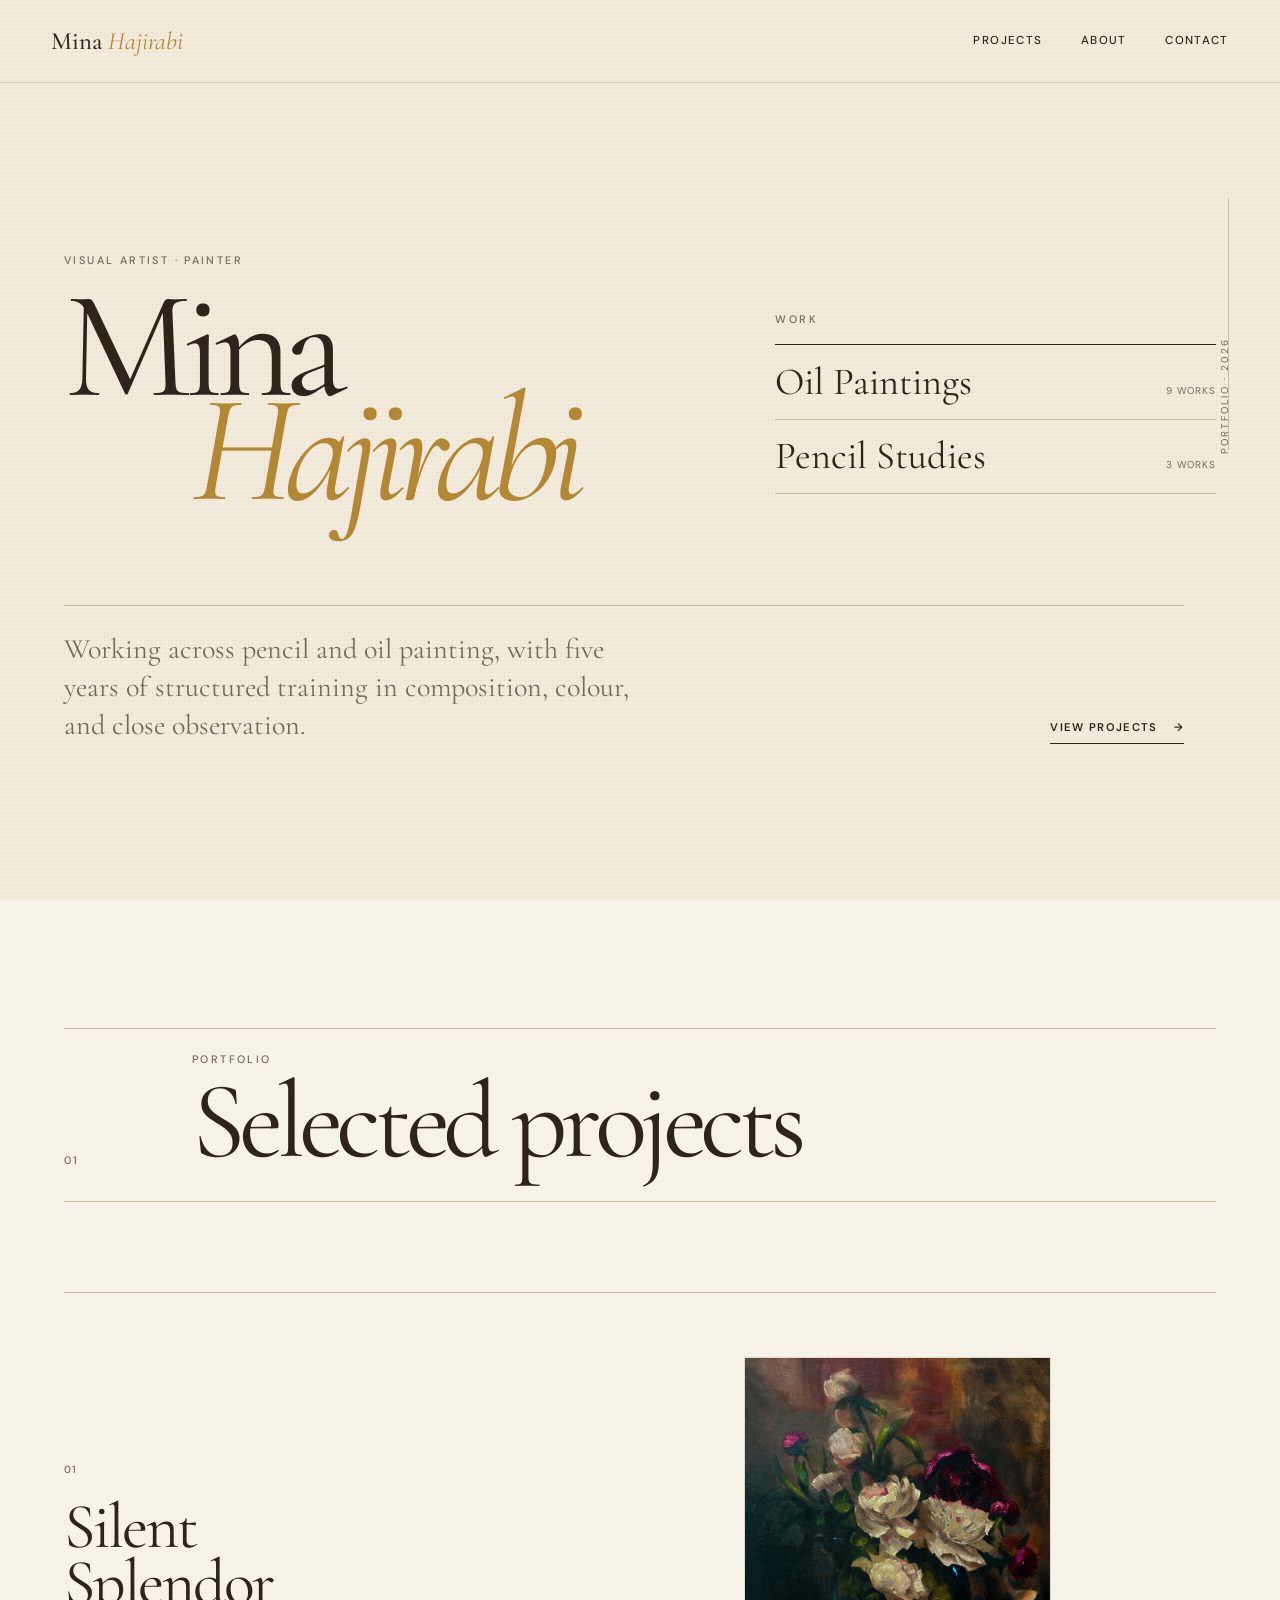
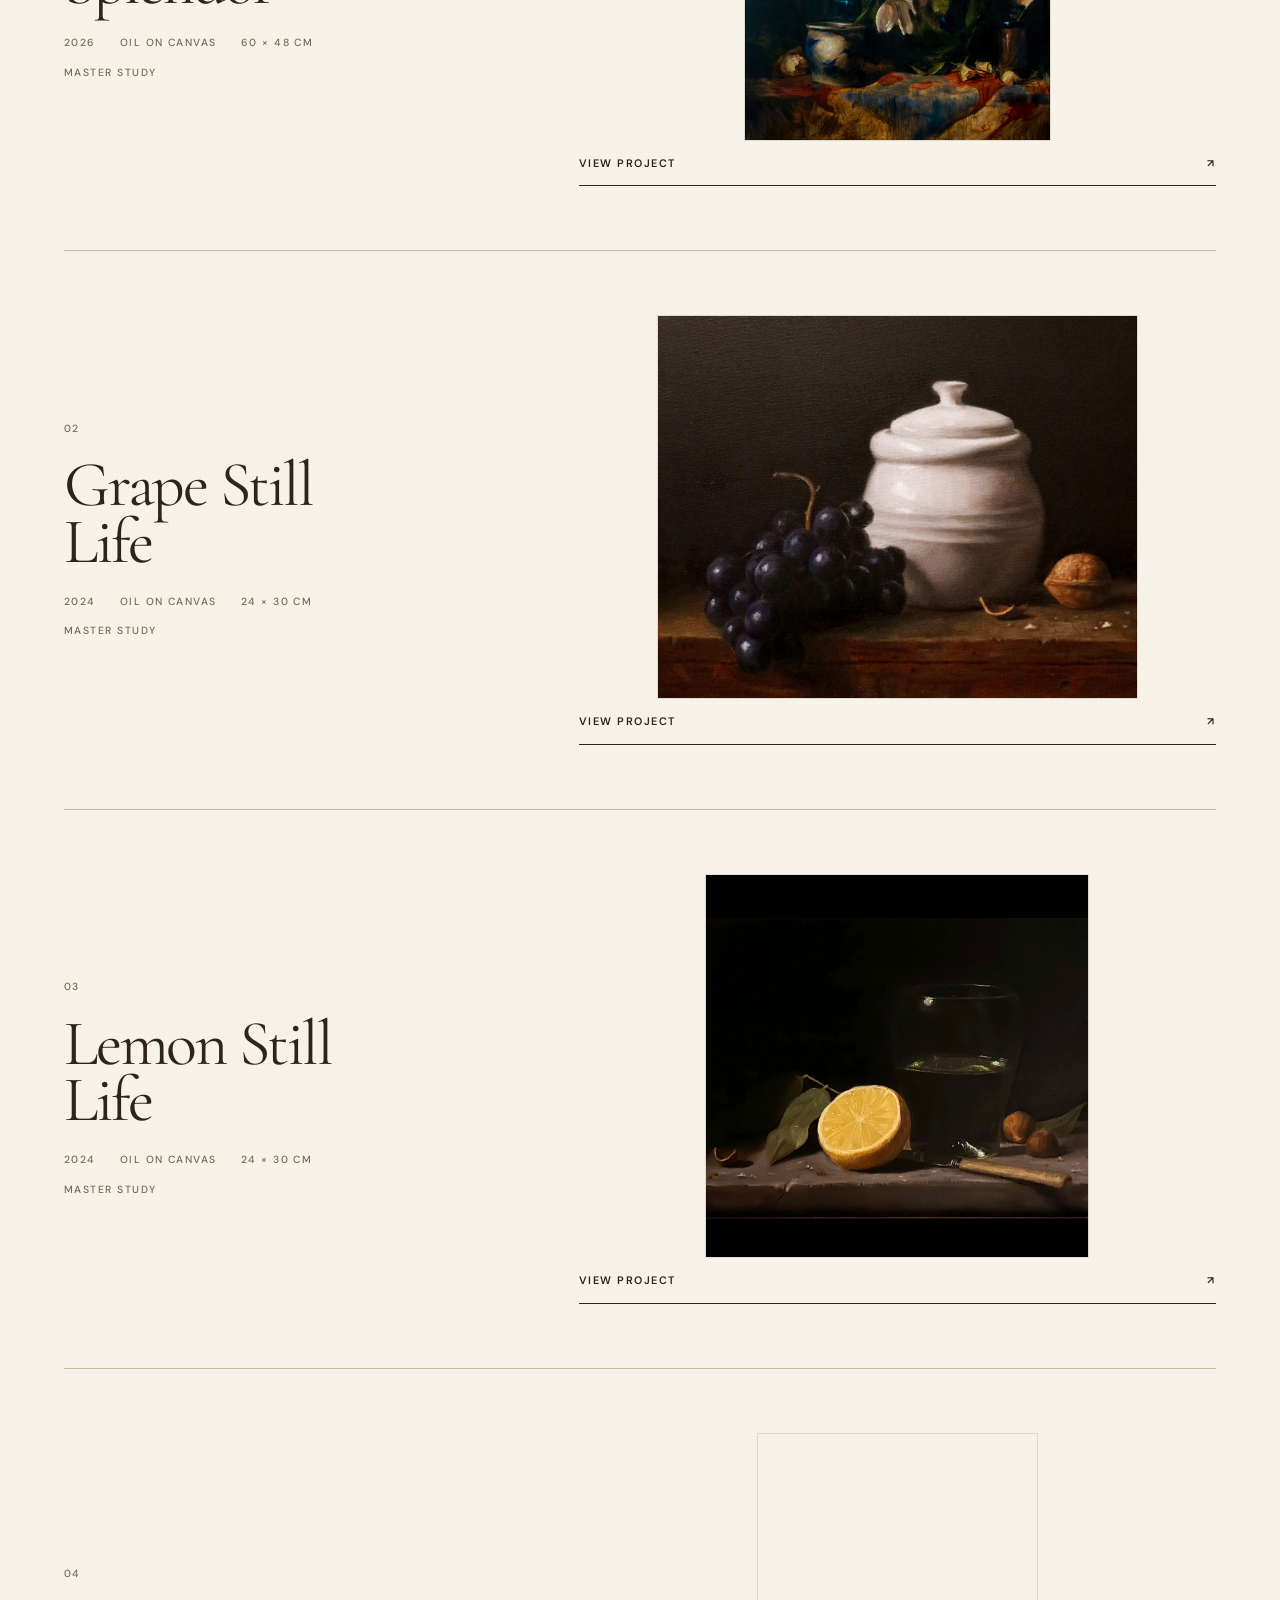
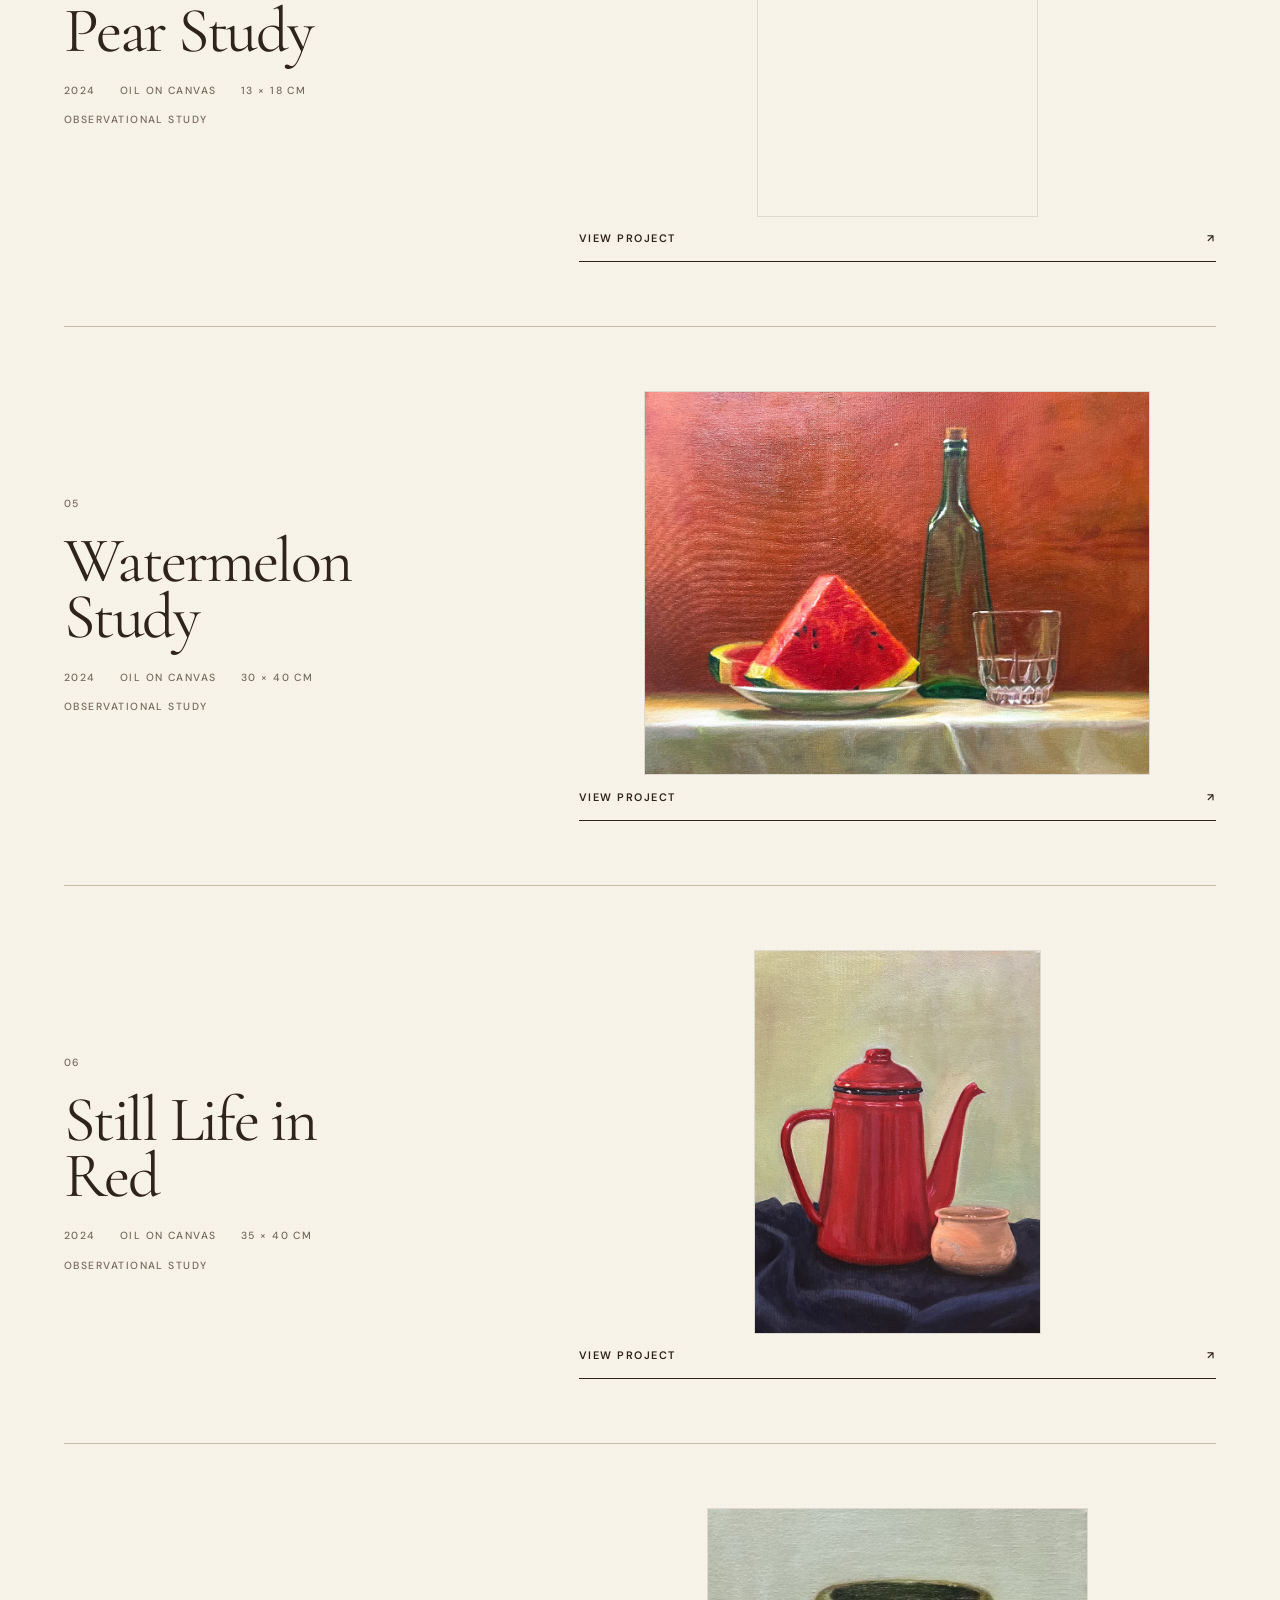
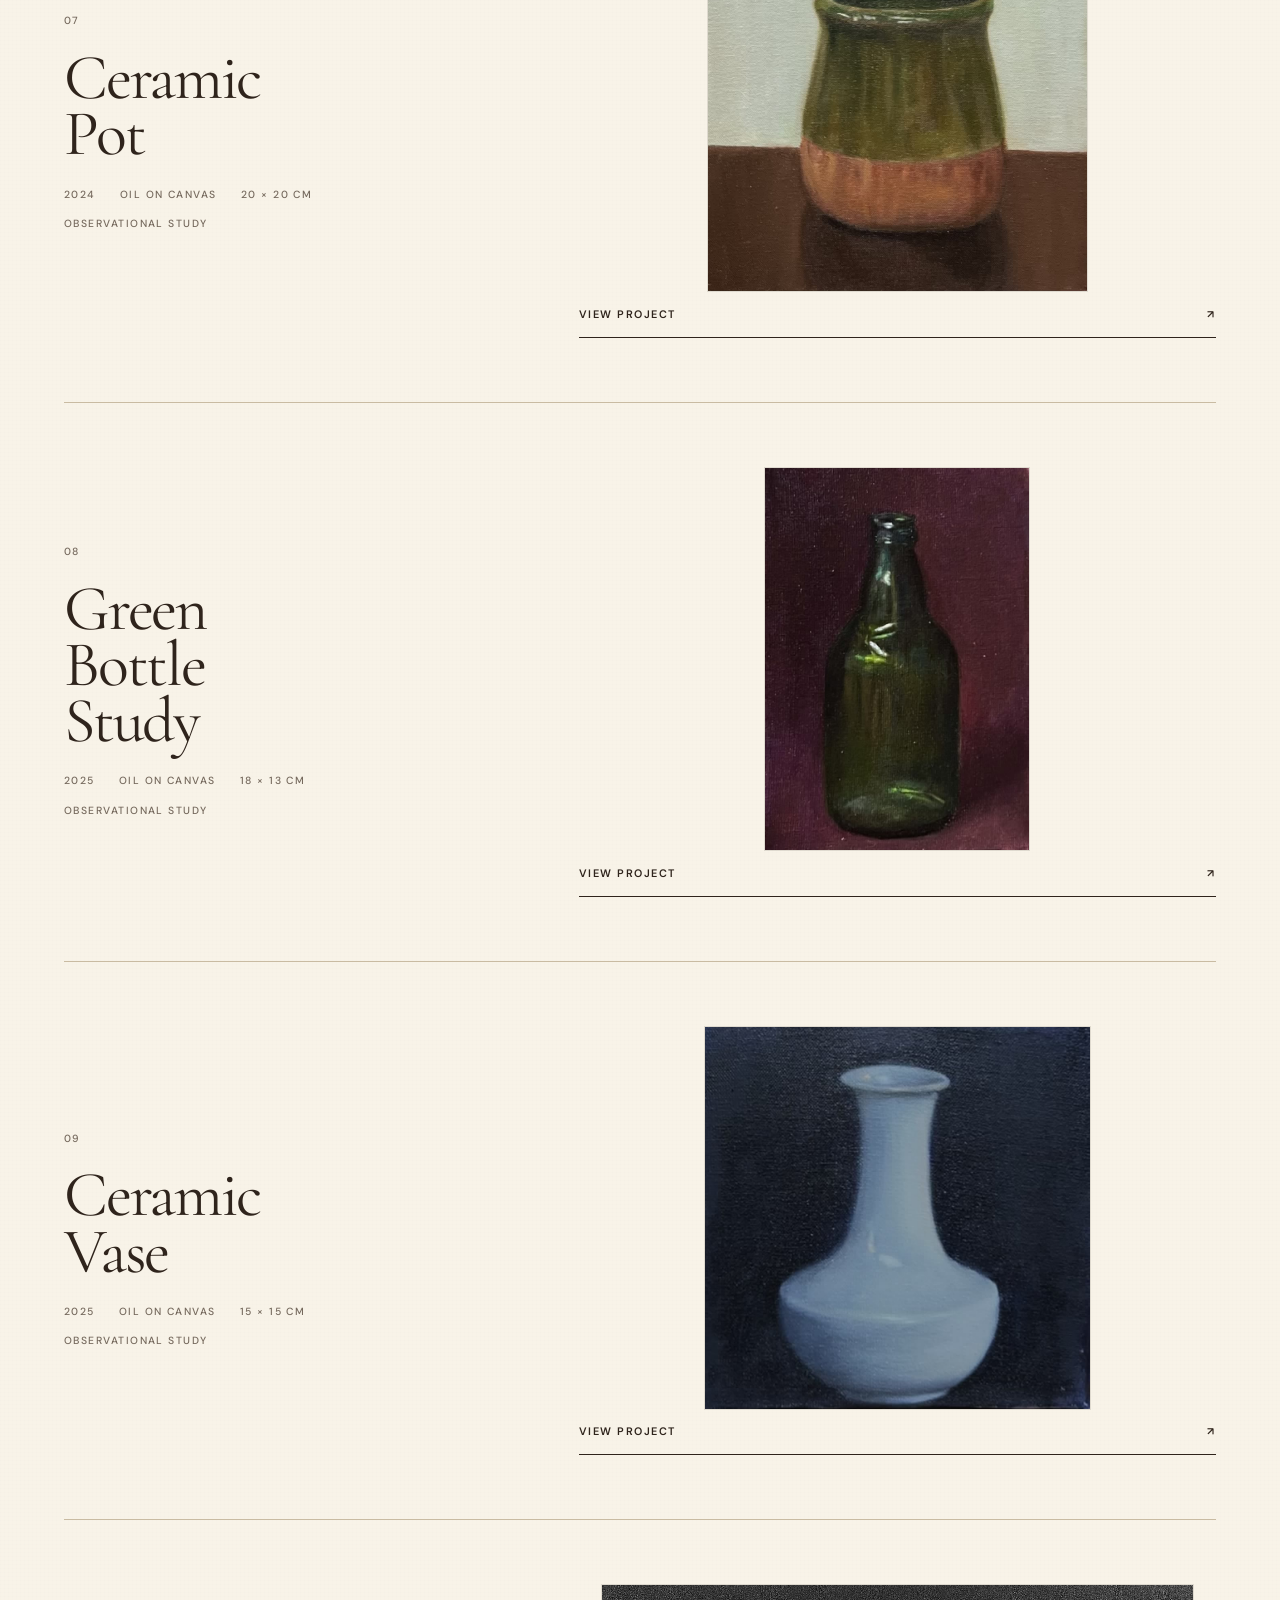
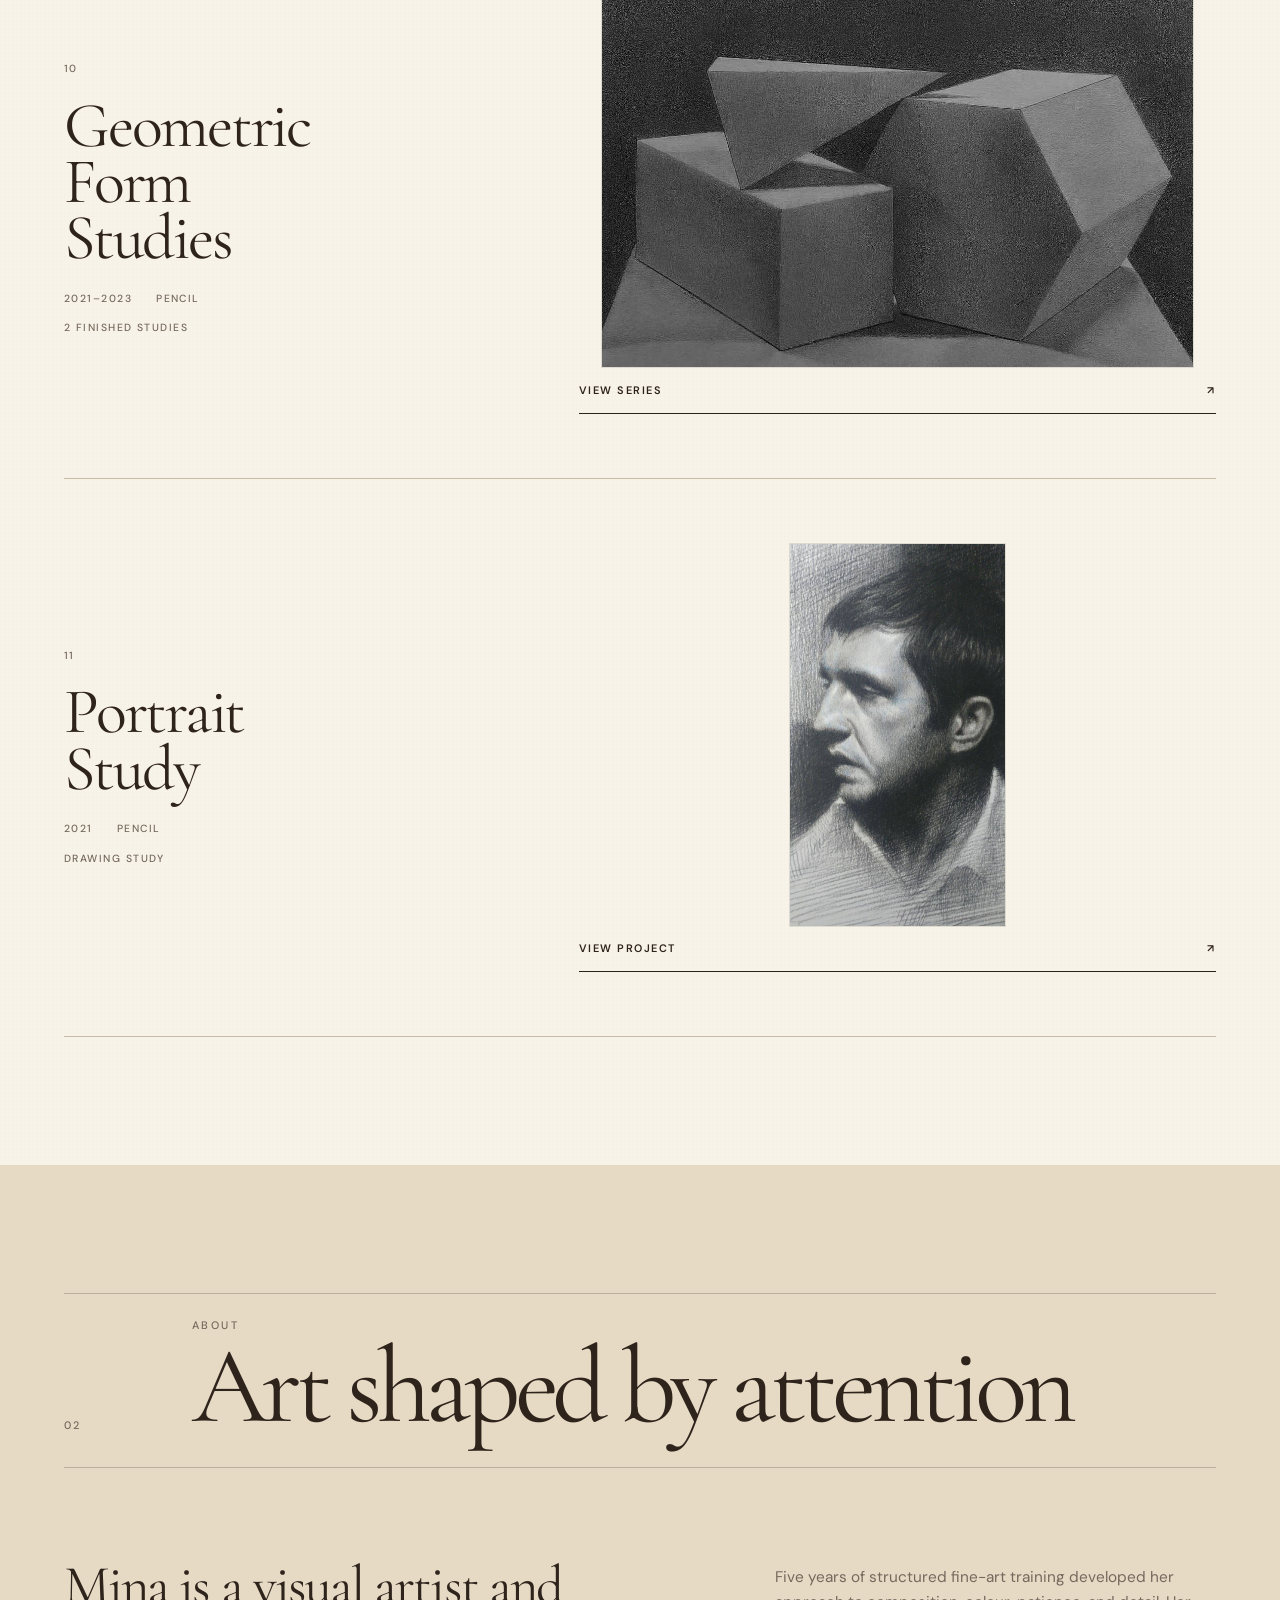
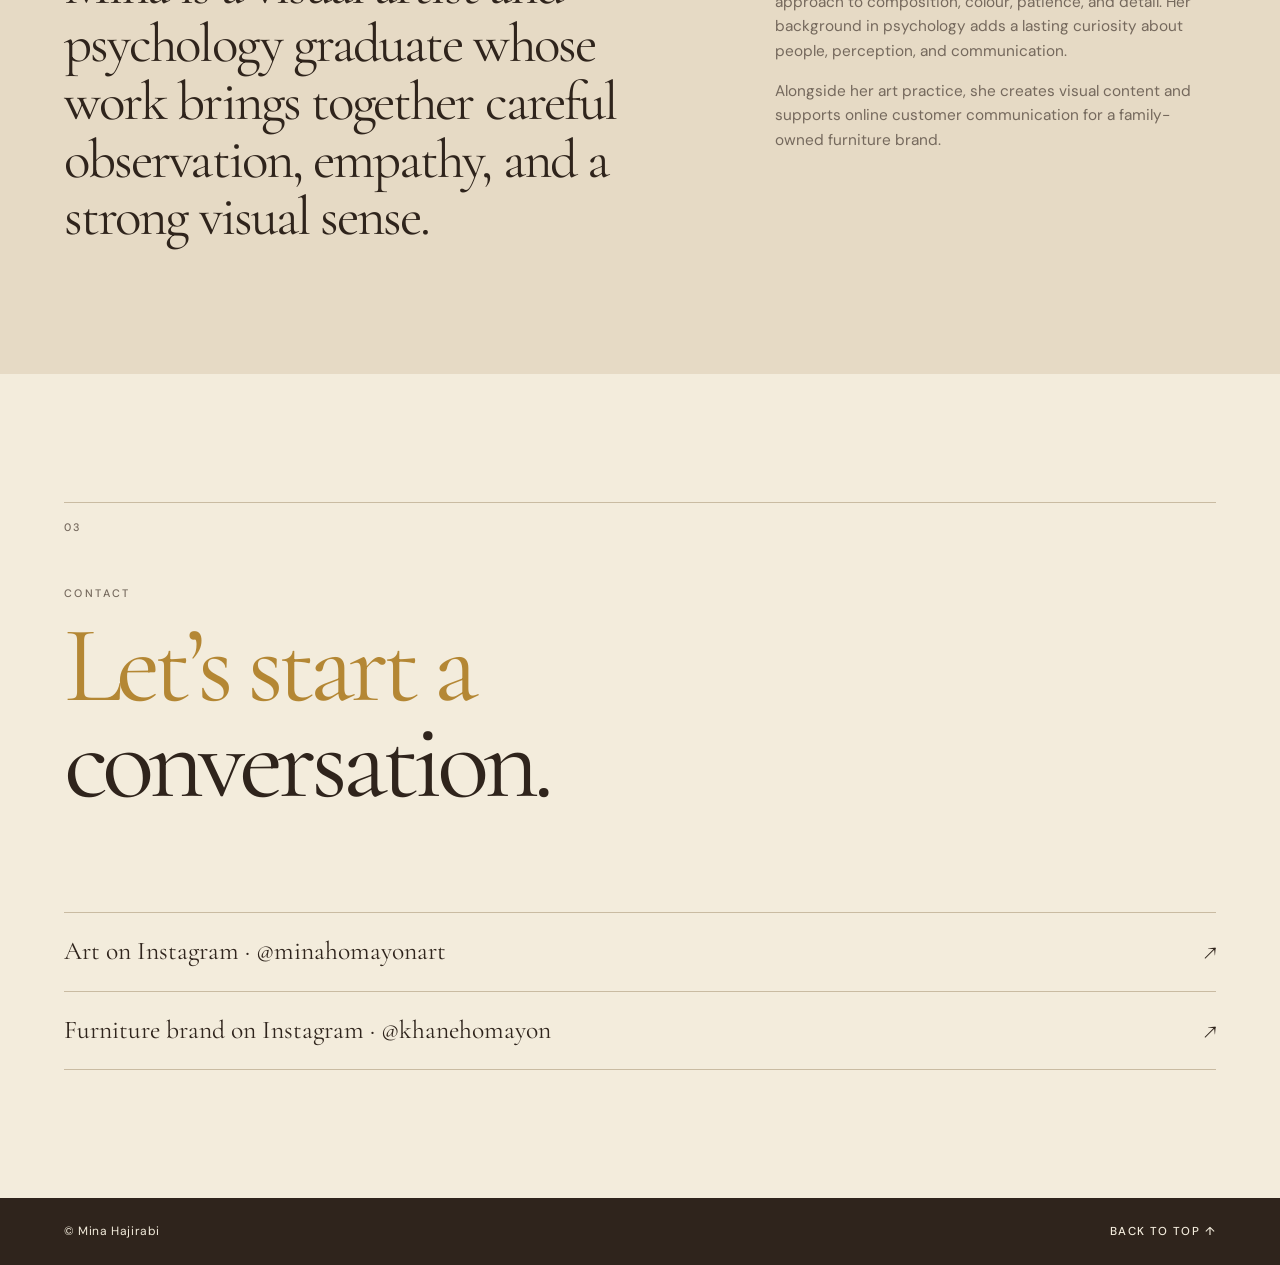
<file: index.html>
<!doctype html>
<html lang="en">
<head>
    <meta charset="utf-8">
    <meta name="viewport" content="width=device-width, initial-scale=1">
    <meta name="description" content="Selected oil paintings and pencil studies by visual artist Mina Hajirabi, created between 2021 and 2026.">
    <meta name="theme-color" content="#f3ecdc">
    <meta property="og:type" content="website">
    <meta property="og:title" content="Mina Hajirabi | Art Portfolio">
    <meta property="og:description" content="Selected oil paintings and pencil studies by Mina Hajirabi, created between 2021 and 2026.">
    <meta property="og:url" content="https://minahajirabi.github.io/">
    <meta property="og:image" content="https://minahajirabi.github.io/projects/silent-splendor-2026/final.jpg">
    <title>Mina Hajirabi | Art Portfolio</title>
    <link rel="canonical" href="https://minahajirabi.github.io/">
    <link rel="icon" href="favicon.svg" type="image/svg+xml">
    <link rel="stylesheet" href="styles.css?v=20260830-1">
</head>
<body>
    <a class="skip-link" href="#main-content">Skip to content</a>

    <header class="site-header">
        <a class="wordmark" href="#top" aria-label="Mina Hajirabi, home">Mina <em>Hajirabi</em></a>
        <nav aria-label="Primary navigation">
            <a href="projects/">Projects</a>
            <a href="#about">About</a>
            <a href="#contact">Contact</a>
        </nav>
    </header>

    <main id="main-content">
        <section class="hero" id="top" aria-labelledby="hero-title">
            <div class="hero-layout">
                <div class="hero-identity">
                    <p class="eyebrow">Visual artist · Painter</p>
                    <h1 id="hero-title"><span>Mina</span><em>Hajirabi</em></h1>
                </div>

                <div class="hero-directory" aria-label="Portfolio directory">
                    <p class="eyebrow">Work</p>
                    <a href="projects/#silent-splendor-2026">
                        <span>Oil Paintings</span>
                        <small>9 works</small>
                    </a>
                    <a href="projects/#geometric-form-studies-2021-2023">
                        <span>Pencil Studies</span>
                        <small>3 works</small>
                    </a>
                </div>
            </div>
            <div class="hero-footer">
                <p class="hero-intro">
                    Working across pencil and oil painting, with five years of
                    structured training in composition, colour, and close observation.
                </p>
                <a class="round-link" href="projects/" aria-label="View all projects">View projects <span aria-hidden="true">→</span></a>
            </div>
        </section>

        <section class="work section" id="work" aria-labelledby="work-title">
            <div class="section-heading">
                <p class="section-number">01</p>
                <div>
                    <p class="eyebrow">Portfolio</p>
                    <h2 id="work-title">Selected projects</h2>
                </div>
            </div>

            <div class="projects-list">
                <article class="project" id="silent-splendor-2026">
                    <div class="project-info">
                        <p class="project-number">01</p>
                        <h3>Silent Splendor</h3>
                        <p class="project-meta"><span>2026</span><span>Oil on canvas</span><span>60 × 48 cm</span></p>
                        <p class="project-count">Master study</p>
                    </div>
                    <a class="project-cover" href="projects/#silent-splendor-2026">
                        <span class="project-cover-frame">
                            <img src="projects/silent-splendor-2026/final.jpg" alt="Oil master study of pale and burgundy flowers arranged in vessels" width="1916" height="2400" decoding="async">
                        </span>
                        <span class="project-open">View project <span aria-hidden="true">↗</span></span>
                    </a>
                </article>

                <article class="project" id="grape-still-life-2024">
                    <div class="project-info">
                        <p class="project-number">02</p>
                        <h3>Grape Still Life</h3>
                        <p class="project-meta"><span>2024</span><span>Oil on canvas</span><span>24 × 30 cm</span></p>
                        <p class="project-count">Master study</p>
                    </div>
                    <a class="project-cover" href="projects/#grape-still-life-2024">
                        <span class="project-cover-frame">
                            <img src="projects/grape-still-life-2024/final.jpg" alt="Oil master study with grapes, a pale ceramic vessel, and a walnut" width="2400" height="1912" loading="lazy" decoding="async">
                        </span>
                        <span class="project-open">View project <span aria-hidden="true">↗</span></span>
                    </a>
                </article>

                <article class="project" id="lemon-still-life-2024">
                    <div class="project-info">
                        <p class="project-number">03</p>
                        <h3>Lemon Still Life</h3>
                        <p class="project-meta"><span>2024</span><span>Oil on canvas</span><span>24 × 30 cm</span></p>
                        <p class="project-count">Master study</p>
                    </div>
                    <a class="project-cover" href="projects/#lemon-still-life-2024">
                        <span class="project-cover-frame">
                            <img src="projects/lemon-still-life-2024/final.jpg" alt="Oil master study with a cut lemon, glass, leaves, fruit, and paintbrush" width="1152" height="1152" loading="lazy" decoding="async">
                        </span>
                        <span class="project-open">View project <span aria-hidden="true">↗</span></span>
                    </a>
                </article>

                <article class="project" id="pear-study-2024">
                    <div class="project-info">
                        <p class="project-number">04</p>
                        <h3>Pear Study</h3>
                        <p class="project-meta"><span>2024</span><span>Oil on canvas</span><span>13 × 18 cm</span></p>
                        <p class="project-count">Observational study</p>
                    </div>
                    <a class="project-cover" href="projects/#pear-study-2024">
                        <span class="project-cover-frame">
                            <img src="projects/pear-study-2024/final.jpg" alt="Oil study of a pear and pale folded forms emerging from a dark ground" width="1750" height="2400" loading="lazy" decoding="async">
                        </span>
                        <span class="project-open">View project <span aria-hidden="true">↗</span></span>
                    </a>
                </article>

                <article class="project" id="watermelon-study-2024">
                    <div class="project-info">
                        <p class="project-number">05</p>
                        <h3>Watermelon Study</h3>
                        <p class="project-meta"><span>2024</span><span>Oil on canvas</span><span>30 × 40 cm</span></p>
                        <p class="project-count">Observational study</p>
                    </div>
                    <a class="project-cover" href="projects/#watermelon-study-2024">
                        <span class="project-cover-frame">
                            <img src="projects/watermelon-study-2024/final.jpg" alt="Oil still life with watermelon, a green bottle, and a glass" width="2400" height="1818" loading="lazy" decoding="async">
                        </span>
                        <span class="project-open">View project <span aria-hidden="true">↗</span></span>
                    </a>
                </article>

                <article class="project" id="still-life-in-red-2024">
                    <div class="project-info">
                        <p class="project-number">06</p>
                        <h3>Still Life in Red</h3>
                        <p class="project-meta"><span>2024</span><span>Oil on canvas</span><span>35 × 40 cm</span></p>
                        <p class="project-count">Observational study</p>
                    </div>
                    <a class="project-cover" href="projects/#still-life-in-red-2024">
                        <span class="project-cover-frame">
                            <img src="projects/still-life-in-red-2024/final.jpg" alt="Oil still life of a red coffee pot and a small ceramic vessel" width="1606" height="2150" loading="lazy" decoding="async">
                        </span>
                        <span class="project-open">View project <span aria-hidden="true">↗</span></span>
                    </a>
                </article>

                <article class="project" id="ceramic-pot-2024">
                    <div class="project-info">
                        <p class="project-number">07</p>
                        <h3>Ceramic Pot</h3>
                        <p class="project-meta"><span>2024</span><span>Oil on canvas</span><span>20 × 20 cm</span></p>
                        <p class="project-count">Observational study</p>
                    </div>
                    <a class="project-cover" href="projects/#ceramic-pot-2024">
                        <span class="project-cover-frame">
                            <img src="projects/ceramic-pot-2024/final.jpg" alt="Oil study of a green and terracotta glazed ceramic pot" width="1114" height="1122" loading="lazy" decoding="async">
                        </span>
                        <span class="project-open">View project <span aria-hidden="true">↗</span></span>
                    </a>
                </article>

                <article class="project" id="green-bottle-study-2025">
                    <div class="project-info">
                        <p class="project-number">08</p>
                        <h3>Green Bottle Study</h3>
                        <p class="project-meta"><span>2025</span><span>Oil on canvas</span><span>18 × 13 cm</span></p>
                        <p class="project-count">Observational study</p>
                    </div>
                    <a class="project-cover" href="projects/#green-bottle-study-2025">
                        <span class="project-cover-frame">
                            <img src="projects/green-bottle-study-2025/final.jpg" alt="Oil study of a dark green glass bottle against a plum ground" width="636" height="920" loading="lazy" decoding="async">
                        </span>
                        <span class="project-open">View project <span aria-hidden="true">↗</span></span>
                    </a>
                </article>

                <article class="project" id="ceramic-vase-2025">
                    <div class="project-info">
                        <p class="project-number">09</p>
                        <h3>Ceramic Vase</h3>
                        <p class="project-meta"><span>2025</span><span>Oil on canvas</span><span>15 × 15 cm</span></p>
                        <p class="project-count">Observational study</p>
                    </div>
                    <a class="project-cover" href="projects/#ceramic-vase-2025">
                        <span class="project-cover-frame">
                            <img src="projects/ceramic-vase-2025/final.jpg" alt="Oil study of a pale blue ceramic vase against a dark ground" width="956" height="948" loading="lazy" decoding="async">
                        </span>
                        <span class="project-open">View project <span aria-hidden="true">↗</span></span>
                    </a>
                </article>

                <article class="project" id="geometric-form-studies-2021-2023">
                    <div class="project-info">
                        <p class="project-number">10</p>
                        <h3>Geometric Form Studies</h3>
                        <p class="project-meta"><span>2021–2023</span><span>Pencil</span></p>
                        <p class="project-count">2 finished studies</p>
                    </div>
                    <a class="project-cover" href="projects/#geometric-form-studies-2021-2023">
                        <span class="project-cover-frame">
                            <img src="projects/geometric-form-studies-2021-2023/intersecting-forms.jpg" alt="Pencil tonal study of intersecting geometric forms" width="1170" height="756" loading="lazy" decoding="async">
                        </span>
                        <span class="project-open">View series <span aria-hidden="true">↗</span></span>
                    </a>
                </article>

                <article class="project" id="portrait-study-2021">
                    <div class="project-info">
                        <p class="project-number">11</p>
                        <h3>Portrait Study</h3>
                        <p class="project-meta"><span>2021</span><span>Pencil</span></p>
                        <p class="project-count">Drawing study</p>
                    </div>
                    <a class="project-cover" href="projects/#portrait-study-2021">
                        <span class="project-cover-frame">
                            <img src="projects/portrait-study-2021/portrait-final.jpg" alt="Pencil portrait study of a man in profile" width="720" height="1280" loading="lazy" decoding="async">
                        </span>
                        <span class="project-open">View project <span aria-hidden="true">↗</span></span>
                    </a>
                </article>
            </div>
        </section>

        <section class="about section" id="about" aria-labelledby="about-title">
            <div class="section-heading section-heading--light">
                <p class="section-number">02</p>
                <div>
                    <p class="eyebrow">About</p>
                    <h2 id="about-title">Art shaped by attention</h2>
                </div>
            </div>

            <div class="about-grid">
                <p class="about-lead">
                    Mina is a visual artist and psychology graduate whose work brings together
                    careful observation, empathy, and a strong visual sense.
                </p>
                <div class="about-copy">
                    <p>
                        Five years of structured fine-art training developed her approach to
                        composition, colour, patience, and detail. Her background in psychology
                        adds a lasting curiosity about people, perception, and communication.
                    </p>
                    <p>
                        Alongside her art practice, she creates visual content and supports
                        online customer communication for a family-owned furniture brand.
                    </p>
                </div>
            </div>
        </section>

        <section class="contact section" id="contact" aria-labelledby="contact-title">
            <p class="section-number">03</p>
            <p class="eyebrow">Contact</p>
            <h2 id="contact-title">Let’s start a<br>conversation.</h2>
            <div class="contact-links">
                <a href="https://www.instagram.com/minahomayonart" rel="noreferrer">Art on Instagram · @minahomayonart <span aria-hidden="true">↗</span></a>
                <a href="https://www.instagram.com/khanehomayon" rel="noreferrer">Furniture brand on Instagram · @khanehomayon <span aria-hidden="true">↗</span></a>
            </div>
        </section>
    </main>

    <footer>
        <p>© Mina Hajirabi</p>
        <a href="#top">Back to top ↑</a>
    </footer>

</body>
</html>
</file>
<file: styles.css>
@import url("https://fonts.googleapis.com/css2?family=Cormorant+Garamond:ital,wght@0,400;0,500;0,600;1,400;1,500&family=DM+Sans:wght@400;500;600&display=swap");

:root {
    --ink: #2f241c;
    --cream: #f3ecdc;
    --cream-light: #faf6ed;
    --cream-deep: #e6dac5;
    --gold: #b48734;
    --clay: #b97857;
    --umber: #725142;
    --muted: #75695d;
    --line: #c9bba2;
    --sans: "DM Sans", Arial, sans-serif;
    --serif: "Cormorant Garamond", Georgia, serif;
}

* {
    box-sizing: border-box;
}

html {
    scroll-behavior: smooth;
    overflow-x: clip;
}

body {
    margin: 0;
    overflow-x: clip;
    color: var(--ink);
    background-color: var(--cream);
    background-image:
        linear-gradient(rgba(47, 36, 28, 0.018) 1px, transparent 1px),
        linear-gradient(90deg, rgba(47, 36, 28, 0.018) 1px, transparent 1px);
    background-size: 4px 4px;
    font-family: var(--sans);
    line-height: 1.6;
}

body.viewer-open {
    overflow: hidden;
}

a {
    color: inherit;
}

.skip-link {
    position: fixed;
    top: 1rem;
    left: 1rem;
    z-index: 30;
    padding: 0.75rem 1rem;
    color: var(--cream-light);
    background: var(--ink);
    transform: translateY(-200%);
}

.skip-link:focus {
    transform: translateY(0);
}

.site-header {
    position: absolute;
    top: 0;
    left: 0;
    z-index: 10;
    display: flex;
    width: 100%;
    align-items: center;
    justify-content: space-between;
    padding: 1.8rem clamp(1.25rem, 4vw, 4.5rem);
    border-bottom: 1px solid rgba(47, 36, 28, 0.12);
}

.wordmark {
    font-family: var(--serif);
    font-size: clamp(1.2rem, 2vw, 1.55rem);
    font-weight: 500;
    line-height: 1;
    text-decoration: none;
}

.wordmark em {
    color: var(--gold);
    font-weight: 400;
}

nav {
    display: flex;
    gap: clamp(1rem, 3vw, 2.75rem);
}

nav a,
footer a {
    position: relative;
    font-size: 0.72rem;
    font-weight: 500;
    letter-spacing: 0.12em;
    text-decoration: none;
    text-transform: uppercase;
}

nav a::after {
    position: absolute;
    right: 0;
    bottom: -0.35rem;
    left: 0;
    height: 1px;
    background: currentColor;
    content: "";
    transform: scaleX(0);
    transform-origin: right;
    transition: transform 180ms ease;
}

nav a:hover::after,
nav a:focus-visible::after {
    transform: scaleX(1);
    transform-origin: left;
}

nav a[aria-current="page"]::after {
    transform: scaleX(1);
}

.site-header--solid {
    position: fixed;
    background: rgba(243, 236, 220, 0.92);
    backdrop-filter: blur(14px);
}

.hero {
    position: relative;
    display: flex;
    min-height: 100svh;
    flex-direction: column;
    justify-content: center;
    overflow: hidden;
    padding: 9rem clamp(1.25rem, 5vw, 5.5rem) 3rem;
}

.hero::before {
    position: absolute;
    top: 22%;
    right: clamp(1.25rem, 4vw, 4.5rem);
    width: 1px;
    height: 28%;
    background: var(--line);
    content: "";
}

.hero::after {
    position: absolute;
    top: calc(50% - 7rem);
    right: clamp(1.55rem, 4.3vw, 4.8rem);
    color: var(--muted);
    content: "PORTFOLIO · 2026";
    font-size: 0.62rem;
    letter-spacing: 0.2em;
    text-orientation: mixed;
    text-transform: uppercase;
    transform: translateX(50%) rotate(180deg);
    writing-mode: vertical-rl;
}

.eyebrow,
.section-number {
    margin: 0;
    color: var(--muted);
    font-size: 0.68rem;
    font-weight: 500;
    letter-spacing: 0.22em;
    text-transform: uppercase;
}

.hero-layout {
    position: relative;
    z-index: 1;
    display: grid;
    grid-template-columns: minmax(0, 1.15fr) minmax(21rem, 0.85fr);
    align-items: end;
    gap: clamp(4rem, 9vw, 10rem);
}

.hero-identity > .eyebrow {
    margin-bottom: 1.5rem;
}

.hero h1 {
    margin: 0;
    font-family: var(--serif);
    font-size: clamp(6.2rem, 12vw, 11rem);
    font-weight: 400;
    letter-spacing: -0.065em;
    line-height: 0.68;
}

.hero-directory {
    padding-bottom: 0.5rem;
}

.hero-directory > .eyebrow {
    padding-bottom: 1rem;
    border-bottom: 1px solid var(--ink);
}

.hero-directory a {
    display: grid;
    grid-template-columns: minmax(0, 1fr) auto;
    align-items: baseline;
    gap: 1rem;
    padding: 1.1rem 0;
    border-bottom: 1px solid var(--line);
    text-decoration: none;
    transition: color 180ms ease, padding 180ms ease;
}

.hero-directory a span {
    font-family: var(--serif);
    font-size: clamp(1.8rem, 3vw, 2.9rem);
    line-height: 1;
}

.hero-directory a small {
    color: var(--muted);
    font-size: 0.62rem;
    letter-spacing: 0.09em;
    text-align: right;
    text-transform: uppercase;
}

.hero-directory a:hover,
.hero-directory a:focus-visible {
    padding-left: 0.6rem;
    color: var(--gold);
}

.hero h1 span,
.hero h1 em {
    display: block;
}

.hero h1 em {
    margin-left: clamp(1.2rem, 10vw, 9rem);
    color: var(--gold);
    font-weight: 400;
}

.hero-footer {
    position: relative;
    z-index: 1;
    display: grid;
    max-width: 70rem;
    grid-template-columns: minmax(0, 37rem) auto;
    align-items: end;
    justify-content: space-between;
    gap: 3rem;
    margin-top: clamp(4rem, 8vw, 7rem);
    padding-top: 1.5rem;
    border-top: 1px solid var(--line);
}

.hero-intro {
    max-width: 37rem;
    margin: 0;
    color: var(--muted);
    font-family: var(--serif);
    font-size: clamp(1.3rem, 2.2vw, 1.8rem);
    line-height: 1.35;
}

.round-link {
    display: inline-flex;
    align-items: center;
    gap: 1rem;
    padding: 0 0 0.35rem;
    border-bottom: 1px solid var(--ink);
    font-size: 0.7rem;
    font-weight: 600;
    letter-spacing: 0.12em;
    text-decoration: none;
    text-transform: uppercase;
    transition: color 180ms ease, border-color 180ms ease;
}

.round-link:hover,
.round-link:focus-visible {
    color: var(--gold);
    border-color: var(--gold);
}

.section {
    padding: clamp(5rem, 10vw, 9rem) clamp(1.25rem, 5vw, 5.5rem);
}

.section-heading {
    display: grid;
    grid-template-columns: minmax(3rem, 8rem) 1fr;
    align-items: end;
    margin-bottom: clamp(3rem, 7vw, 6rem);
    padding: 1.4rem 0 2rem;
    border-top: 1px solid var(--line);
    border-bottom: 1px solid var(--line);
}

.section-heading h2,
.contact h2 {
    margin: 0.3rem 0 0;
    font-family: var(--serif);
    font-size: clamp(3.6rem, 8.5vw, 7.5rem);
    font-weight: 400;
    letter-spacing: -0.055em;
    line-height: 0.88;
}

.work {
    background: rgba(250, 246, 237, 0.74);
}

.projects-list {
    max-width: 76rem;
    margin: 0 auto;
    border-bottom: 1px solid var(--line);
}

.project {
    display: grid;
    grid-template-columns: minmax(15rem, 0.8fr) minmax(20rem, 1.2fr);
    align-items: center;
    gap: clamp(2rem, 7vw, 7rem);
    padding: clamp(2rem, 5vw, 4.5rem) 0;
    border-top: 1px solid var(--line);
    scroll-margin-top: 2rem;
}

.project-info h3,
.project-info p {
    margin: 0;
}

.project-info h3 {
    max-width: 9ch;
    margin: 1.25rem 0 1.5rem;
    font-family: var(--serif);
    font-size: clamp(2.8rem, 5vw, 5.2rem);
    font-weight: 400;
    letter-spacing: -0.035em;
    line-height: 0.88;
}

.project-number,
.project-meta,
.project-count {
    color: var(--muted);
    font-size: 0.65rem;
    font-weight: 500;
    letter-spacing: 0.14em;
    text-transform: uppercase;
}

.project-meta {
    display: flex;
    flex-wrap: wrap;
    gap: 0.4rem 1.5rem;
}

.project-count {
    margin-top: 0.8rem !important;
}

.project-cover {
    display: block;
    color: inherit;
    text-decoration: none;
}

.project-cover-frame {
    display: grid;
    width: 100%;
    height: auto;
    overflow: hidden;
    place-items: center;
}

.project-cover img {
    display: block;
    width: auto;
    max-width: 100%;
    height: auto;
    max-height: clamp(16rem, 30vw, 25rem);
    border: 1px solid rgba(47, 36, 28, 0.12);
    transition: transform 350ms ease;
}

.project-open {
    display: flex;
    align-items: center;
    justify-content: space-between;
    padding: 0.85rem 0;
    border-bottom: 1px solid var(--ink);
    font-size: 0.68rem;
    font-weight: 600;
    letter-spacing: 0.14em;
    text-transform: uppercase;
    transition: color 180ms ease, padding 180ms ease;
}

.project-cover:hover img,
.project-cover:focus-visible img {
    transform: scale(1.025);
}

.project-cover:hover .project-open,
.project-cover:focus-visible .project-open {
    padding-right: 0.5rem;
    padding-left: 0.5rem;
    color: var(--gold);
}

.lightbox {
    width: 100vw;
    max-width: none;
    height: 100dvh;
    max-height: none;
    margin: 0;
    padding: 0;
    border: 0;
    color: var(--cream-light);
    background: rgba(31, 24, 19, 0.98);
}

.lightbox::backdrop {
    background: rgba(31, 24, 19, 0.78);
    backdrop-filter: blur(5px);
}

.lightbox-shell {
    display: grid;
    height: 100%;
    grid-template-rows: auto minmax(0, 1fr) auto;
    padding: clamp(1rem, 2.5vw, 2rem);
}

.lightbox-header,
.lightbox-controls {
    display: flex;
    align-items: center;
    justify-content: space-between;
    gap: 1rem;
}

.lightbox-header {
    padding-bottom: 1rem;
    border-bottom: 1px solid rgba(250, 246, 237, 0.22);
}

.lightbox-header .eyebrow {
    color: rgba(250, 246, 237, 0.58);
}

.lightbox-header h2 {
    margin: 0.15rem 0 0;
    font-family: var(--serif);
    font-size: clamp(1.7rem, 3vw, 2.6rem);
    font-weight: 400;
    line-height: 1;
}

.lightbox-stage {
    display: grid;
    min-height: 0;
    grid-template-columns: auto minmax(0, 1fr) auto;
    align-items: center;
    gap: clamp(0.5rem, 2vw, 1.5rem);
    padding: 1rem 0;
}

.lightbox-canvas {
    display: grid;
    min-width: 0;
    height: 100%;
    overflow: auto;
    place-items: center;
    overscroll-behavior: contain;
}

.lightbox-image {
    display: block;
    max-width: none;
    max-height: none;
    object-fit: contain;
    transform-origin: center;
    transition: transform 180ms ease;
}

.lightbox-canvas.is-zoomed {
    place-items: start;
}

.lightbox-canvas.is-zoomed .lightbox-image {
    margin: auto;
}

.lightbox-nav,
.lightbox-button {
    border: 1px solid rgba(250, 246, 237, 0.32);
    color: inherit;
    background: transparent;
    cursor: pointer;
    font: inherit;
}

.lightbox-nav {
    display: grid;
    width: clamp(2.5rem, 5vw, 3.5rem);
    height: clamp(2.5rem, 5vw, 3.5rem);
    place-items: center;
    border-radius: 50%;
    font-size: 1.15rem;
}

.lightbox-button {
    min-width: 2.7rem;
    padding: 0.55rem 0.75rem;
    font-size: 0.68rem;
    font-weight: 500;
    letter-spacing: 0.08em;
    text-transform: uppercase;
}

.lightbox-nav:hover,
.lightbox-nav:focus-visible,
.lightbox-button:hover,
.lightbox-button:focus-visible {
    border-color: var(--cream-light);
    background: rgba(250, 246, 237, 0.1);
}

.lightbox-nav:disabled {
    visibility: hidden;
}

.lightbox-button:disabled {
    opacity: 0.35;
    cursor: not-allowed;
}

.lightbox-controls {
    padding-top: 1rem;
    border-top: 1px solid rgba(250, 246, 237, 0.22);
}

.lightbox-counter {
    margin: 0;
    color: rgba(250, 246, 237, 0.68);
    font-size: 0.7rem;
    letter-spacing: 0.12em;
}

.zoom-controls {
    display: flex;
    gap: 0.4rem;
}

.portfolio-layout {
    display: grid;
    width: min(100%, 92rem);
    grid-template-columns: 15rem minmax(0, 1fr);
    gap: clamp(3rem, 7vw, 8rem);
    margin: 0 auto;
    padding: 9rem clamp(1.25rem, 5vw, 5.5rem) 7rem;
}

.portfolio-sidebar {
    position: sticky;
    top: 7rem;
    max-height: calc(100vh - 8rem);
    overflow-y: auto;
    align-self: start;
    padding-right: 0.4rem;
    scrollbar-width: thin;
}

.portfolio-sidebar > .eyebrow {
    padding-bottom: 1rem;
    border-bottom: 1px solid var(--ink);
}

.portfolio-nav {
    display: block;
}

.portfolio-nav a {
    display: grid;
    grid-template-columns: 1.8rem minmax(0, 1fr);
    gap: 0.45rem;
    padding: 0.62rem 0;
    border-bottom: 1px solid var(--line);
    color: var(--muted);
    font-family: var(--serif);
    font-size: 1.02rem;
    letter-spacing: 0;
    line-height: 1.15;
    text-decoration: none;
    text-transform: none;
    transition: color 180ms ease, padding-left 180ms ease;
}

.portfolio-nav a::after {
    display: none;
}

.portfolio-nav a span {
    font-family: var(--sans);
    font-size: 0.58rem;
    letter-spacing: 0.12em;
}

.portfolio-nav a:hover,
.portfolio-nav a:focus-visible,
.portfolio-nav a.active {
    padding-left: 0.35rem;
    color: var(--gold);
}

.portfolio-note {
    margin: 2rem 0 0;
    padding-top: 1rem;
    border-top: 1px solid var(--line);
    color: var(--muted);
    font-size: 0.68rem;
    letter-spacing: 0.08em;
    line-height: 1.6;
    text-transform: uppercase;
}

.portfolio-main {
    min-width: 0;
}

.portfolio-project {
    padding-bottom: clamp(6rem, 10vw, 10rem);
    scroll-margin-top: 7rem;
}

.portfolio-project + .portfolio-project {
    padding-top: clamp(4rem, 7vw, 7rem);
    border-top: 1px solid var(--ink);
}

.portfolio-project-header {
    max-width: 54rem;
}

.portfolio-project-header h1,
.portfolio-project-header h2 {
    margin: 0.6rem 0 1.4rem;
    font-family: var(--serif);
    font-size: clamp(3.5rem, 7vw, 6.8rem);
    font-weight: 400;
    letter-spacing: -0.045em;
    line-height: 0.9;
}

.portfolio-description {
    max-width: 43rem;
    margin: 0;
    color: var(--muted);
    font-size: 0.98rem;
    line-height: 1.75;
}

.portfolio-meta {
    display: flex;
    margin-top: 2rem;
    border-top: 1px solid var(--line);
    border-bottom: 1px solid var(--line);
}

.portfolio-meta p {
    min-width: 11rem;
    margin: 0;
    padding: 1rem 2.5rem 1rem 0;
}

.portfolio-meta p + p {
    padding-left: 2.5rem;
    border-left: 1px solid var(--line);
}

.portfolio-meta span,
.portfolio-meta strong {
    display: block;
}

.portfolio-meta span {
    margin-bottom: 0.2rem;
    color: var(--muted);
    font-size: 0.58rem;
    font-weight: 500;
    letter-spacing: 0.16em;
    text-transform: uppercase;
}

.portfolio-meta strong {
    font-family: var(--serif);
    font-size: 1.3rem;
    font-style: italic;
    font-weight: 400;
}

.artwork-heading {
    display: flex;
    align-items: center;
    gap: 1.2rem;
    margin: clamp(3.5rem, 7vw, 6rem) 0 2rem;
    font-size: 0.62rem;
    font-weight: 600;
    letter-spacing: 0.2em;
    text-transform: uppercase;
}

.artwork-heading i {
    height: 1px;
    flex: 1;
    background: var(--line);
}

.artwork-heading small {
    color: var(--muted);
    font: inherit;
}

.artwork-list {
    display: flex;
    max-width: 46rem;
    flex-direction: column;
    align-items: flex-start;
    gap: clamp(4.5rem, 9vw, 8rem);
}

.artwork-card {
    width: fit-content;
    max-width: 100%;
    margin: 0;
}

.artwork-image {
    display: inline-grid;
    width: auto;
    max-width: 100%;
    padding: 0;
    overflow: hidden;
    place-items: center;
    border: 0;
    background: transparent;
    cursor: zoom-in;
}

.artwork-image img {
    display: block;
    width: auto;
    max-width: 100%;
    height: auto;
    max-height: 68vh;
    border: 1px solid rgba(47, 36, 28, 0.12);
    transition: transform 500ms ease;
}

.artwork-image:hover img,
.artwork-image:focus-visible img {
    transform: scale(1.018);
}

.artwork-card figcaption {
    display: flex;
    flex-direction: column;
    gap: 0.2rem;
    margin-top: 1rem;
    padding-top: 0.9rem;
    border-top: 1px solid var(--ink);
}

.artwork-card figcaption strong {
    font-family: var(--serif);
    font-size: 1.65rem;
    font-style: italic;
    font-weight: 400;
    line-height: 1.1;
}

.artwork-card figcaption span {
    color: var(--muted);
    font-size: 0.72rem;
    letter-spacing: 0.06em;
}

@media (max-width: 900px) {
    .portfolio-layout {
        grid-template-columns: minmax(0, 1fr);
        gap: 3rem;
        padding-top: 6.5rem;
    }

    .portfolio-sidebar {
        min-width: 0;
        max-width: 100vw;
        max-height: none;
        top: 4.5rem;
        z-index: 8;
        margin: 0 calc(clamp(1.25rem, 5vw, 5.5rem) * -1);
        padding: 0.85rem clamp(1.25rem, 5vw, 5.5rem);
        overflow-y: visible;
        border-bottom: 1px solid var(--line);
        background: rgba(243, 236, 220, 0.95);
        backdrop-filter: blur(14px);
    }

    .portfolio-sidebar > .eyebrow,
    .portfolio-note {
        display: none;
    }

    .portfolio-nav {
        display: flex;
        min-width: 0;
        max-width: 100%;
        gap: 1.5rem;
        overflow-x: auto;
        scrollbar-width: thin;
    }

    .portfolio-nav a {
        display: flex;
        flex: 0 0 auto;
        padding: 0.45rem 0;
        border: 0;
        font-size: 1rem;
        white-space: nowrap;
    }

    .portfolio-nav a:hover,
    .portfolio-nav a:focus-visible,
    .portfolio-nav a.active {
        padding-left: 0;
    }

    .portfolio-project {
        scroll-margin-top: 9rem;
    }
}

.about {
    color: var(--ink);
    background: var(--cream-deep);
}

.section-heading--light {
    border-color: rgba(47, 36, 28, 0.24);
}

.about-grid {
    display: grid;
    grid-template-columns: 1.35fr 1fr;
    gap: clamp(3rem, 9vw, 9rem);
}

.about-lead {
    margin: 0;
    font-family: var(--serif);
    font-size: clamp(2.2rem, 4.3vw, 4.2rem);
    letter-spacing: -0.035em;
    line-height: 1.05;
}

.about-copy {
    max-width: 33rem;
    padding-top: 0.5rem;
    color: var(--muted);
    font-size: 0.96rem;
}

.about-copy p:first-child {
    margin-top: 0;
}

.contact {
    min-height: 78vh;
    color: var(--ink);
    background: var(--cream);
}

.contact > .section-number {
    display: block;
    padding-top: 1rem;
    border-top: 1px solid var(--line);
}

.contact .eyebrow {
    margin: 3rem 0 1rem;
}

.contact h2 {
    max-width: 10ch;
}

.contact h2::first-line {
    color: var(--gold);
}

.contact-links {
    display: flex;
    flex-direction: column;
    margin-top: clamp(4rem, 8vw, 8rem);
}

.contact-links a {
    display: flex;
    align-items: center;
    justify-content: space-between;
    gap: 1rem;
    padding: 1.15rem 0;
    border-top: 1px solid var(--line);
    font-family: var(--serif);
    font-size: clamp(1.2rem, 2vw, 1.65rem);
    text-decoration: none;
    transition: color 180ms ease, padding 180ms ease;
}

.contact-links a:last-child {
    border-bottom: 1px solid var(--line);
}

.contact-links a:hover,
.contact-links a:focus-visible {
    padding-left: 0.7rem;
    color: var(--gold);
}

footer {
    display: flex;
    align-items: center;
    justify-content: space-between;
    padding: 1.5rem clamp(1.25rem, 5vw, 5.5rem);
    color: var(--cream);
    background: var(--ink);
}

footer p {
    margin: 0;
    font-size: 0.75rem;
    letter-spacing: 0.05em;
}

@media (max-width: 700px) {
    .site-header {
        padding-top: 1.25rem;
    }

    .wordmark {
        font-size: 1.05rem;
    }

    nav {
        gap: 1rem;
    }

    nav a {
        font-size: 0.62rem;
    }

    .hero {
        min-height: 46rem;
        padding-top: 8rem;
    }

    .hero::before,
    .hero::after {
        display: none;
    }

    .hero h1 {
        font-size: clamp(5.4rem, 25vw, 8rem);
        line-height: 0.72;
    }

    .hero-layout {
        grid-template-columns: 1fr;
        align-items: start;
        gap: 4rem;
    }

    .hero h1 em {
        margin-left: 0.6rem;
    }

    .hero-directory a {
        grid-template-columns: 1fr;
        gap: 0.35rem;
    }

    .hero-directory a small {
        text-align: left;
    }

    .hero-footer {
        grid-template-columns: 1fr;
        align-items: start;
        gap: 2.25rem;
        margin-top: 4rem;
    }

    .round-link {
        justify-self: start;
    }

    .section-heading {
        grid-template-columns: 2.5rem 1fr;
    }

    .section-heading h2 {
        font-size: clamp(3.1rem, 15vw, 5rem);
    }

    .about-grid {
        grid-template-columns: 1fr;
    }

    .project {
        grid-template-columns: 1fr;
        gap: 1.75rem;
    }

    .project-meta {
        justify-content: flex-start;
    }

    .project-cover-frame {
        height: auto;
    }

    .project-cover img {
        max-height: none;
    }

    .portfolio-project-header h1,
    .portfolio-project-header h2 {
        font-size: clamp(3.4rem, 16vw, 5rem);
    }

    .portfolio-meta {
        flex-direction: column;
    }

    .portfolio-meta p {
        min-width: 0;
        padding: 0.8rem 0;
    }

    .portfolio-meta p + p {
        padding-left: 0;
        border-top: 1px solid var(--line);
        border-left: 0;
    }

    .artwork-image img {
        max-height: 72vh;
    }

    .lightbox-shell {
        padding: 0.9rem;
    }

    .lightbox-stage {
        position: relative;
        grid-template-columns: 1fr;
        padding-bottom: 4.5rem;
    }

    .lightbox-nav {
        position: absolute;
        bottom: 0.8rem;
        z-index: 1;
    }

    .lightbox-prev {
        left: calc(50% - 3.25rem);
    }

    .lightbox-next {
        right: calc(50% - 3.25rem);
    }

    .lightbox-controls {
        align-items: flex-end;
    }

    .zoom-controls {
        flex-wrap: wrap;
        justify-content: flex-end;
    }

    .about-copy {
        padding-top: 0;
    }

    .contact {
        min-height: auto;
    }

    .contact-links a {
        align-items: flex-start;
        font-size: 1.15rem;
    }
}

@media (max-width: 420px) {
    .site-header {
        padding-right: 1rem;
        padding-left: 1rem;
    }

    .wordmark {
        font-size: 0.95rem;
    }

    nav {
        gap: 0.7rem;
    }

    nav a {
        font-size: 0.56rem;
    }
}

@media (prefers-reduced-motion: reduce) {
    html {
        scroll-behavior: auto;
    }

    *,
    *::before,
    *::after {
        scroll-behavior: auto !important;
        transition: none !important;
    }
}

@media print {
    .skip-link {
        display: none !important;
    }
}
</file>
